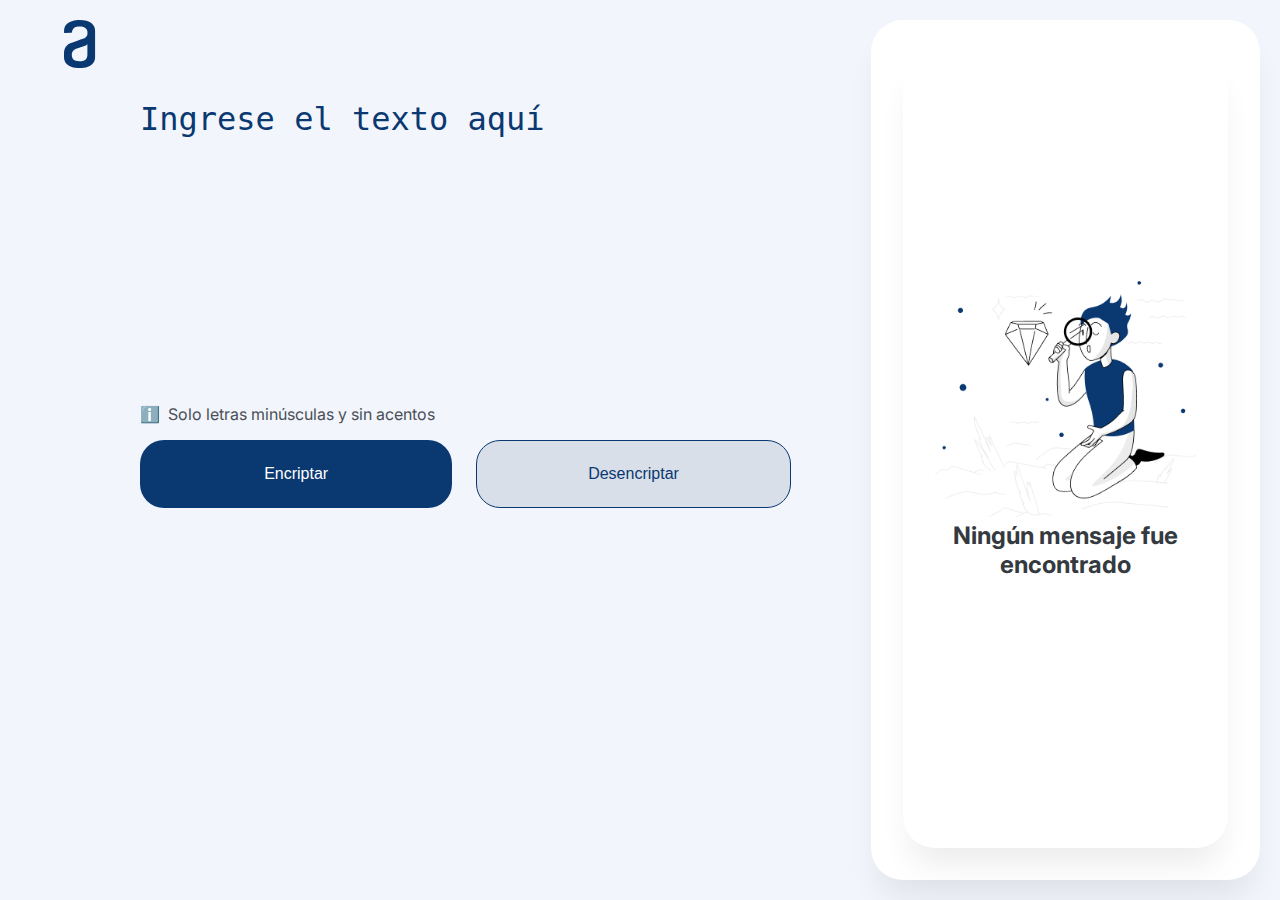
<file: index.html>
<!DOCTYPE html>
<html lang="es">

<head>
  <meta charset="UTF-8">
  <meta name="viewport" content="width=device-width, initial-scale=1.0">
  <title>Encriptador</title>
</head>
<link rel="stylesheet" href="assets/css/style.css">

<body>
  <header>
    <img class="logo" src="assets/img/Logo@2x.svg" alt="logoalura">
  </header>
  <div class="container">
    <div class="input-section">
      <div class=logo></div>
      <textarea id="input-texto" placeholder="Ingrese el texto aquí"></textarea>
      <div class="info">Solo letras minúsculas y sin acentos</div>
      <div class="buttons">
        <button class="encrypt" onclick="procesarTexto('encrypt')">Encriptar</button>
        <button class="decrypt" onclick="procesarTexto('decrypt')">Desencriptar</button>
      </div>
    </div>
    <div class="output-section">
      <div class="output-section">
        <div id="result-container">

        </div>
      </div>
    </div>
  </div>
  <script src="assets/js/script.js"></script>

</body>

</html>
</file>
<file: assets/css/style.css>
@import url("https://fonts.googleapis.com/css2?family=Inter:wght@100..900&display=swap");

* {
  box-sizing: border-box;
  margin: 0;
  padding: 0;
  color: white;
}

body {
  font-family: "Inter", sans-serif;
  background-color: #f3f5fc;
  margin: 0;
  padding: 20px;
  display: flex;
  justify-content: center;
  min-height: 100vh;
  color: #0a3871;
  box-sizing: border-box;
}

.container {
  width: 100%;
  max-width: 1200px;
  display: flex;
  gap: 80px;
}

.input-section {
  flex: 2;
}
.input-texto {
  font-family: "Inter", sans-serif;
  font-size: 2rem;
  height: auto;
}
.output-section {
  flex: 1;
  background-color: white;
  border-radius: 32px;
  padding: 32px;
  box-shadow: 0 24px 32px -8px rgba(0, 0, 0, 0.08);
  display: flex;
  flex-direction: column;
  justify-content: center;
}

.logo {
  font-size: 24px;
  font-weight: bold;
  color: #0a3871;
  margin-bottom: 80px;
}

textarea {
  width: 100%;
  height: 300px;
  border: none;
  background-color: transparent;
  resize: none;
  font-size: 32px;
  color: #0a3871;
}

textarea::placeholder {
  color: #0a3871;
}

textarea:focus {
  outline: none;
}

.buttons {
  display: flex;
  gap: 24px;
  margin-top: 16px;
}

button {
  flex: 1;
  padding: 24px;
  border: none;
  border-radius: 24px;
  font-size: 16px;
  cursor: pointer;
}
.boton__copiar {
  background-color: #d8dfe8;
  color: #0a3871;
  border: 1px solid #0a3871;
}
.encrypt {
  background-color: #0a3871;
  color: white;
}

.decrypt {
  background-color: #d8dfe8;
  color: #0a3871;
  border: 1px solid #0a3871;
}

.info {
  display: flex;
  align-items: center;
  gap: 8px;
  margin-bottom: 16px;
  color: #495057;
}

.info::before {
  content: "ℹ️";
}

.no-result {
  text-align: center;
}

.no-result img {
  width: 100%;
  max-width: 300px;
}

.result {
  font-size: 24px;
  color: #495057;
  word-wrap: break-word;
}
.no-result h2 {
  font-size: 1.5rem;
  color: #343a40;
}
@media (max-width: 1200px) {
}
</file>
